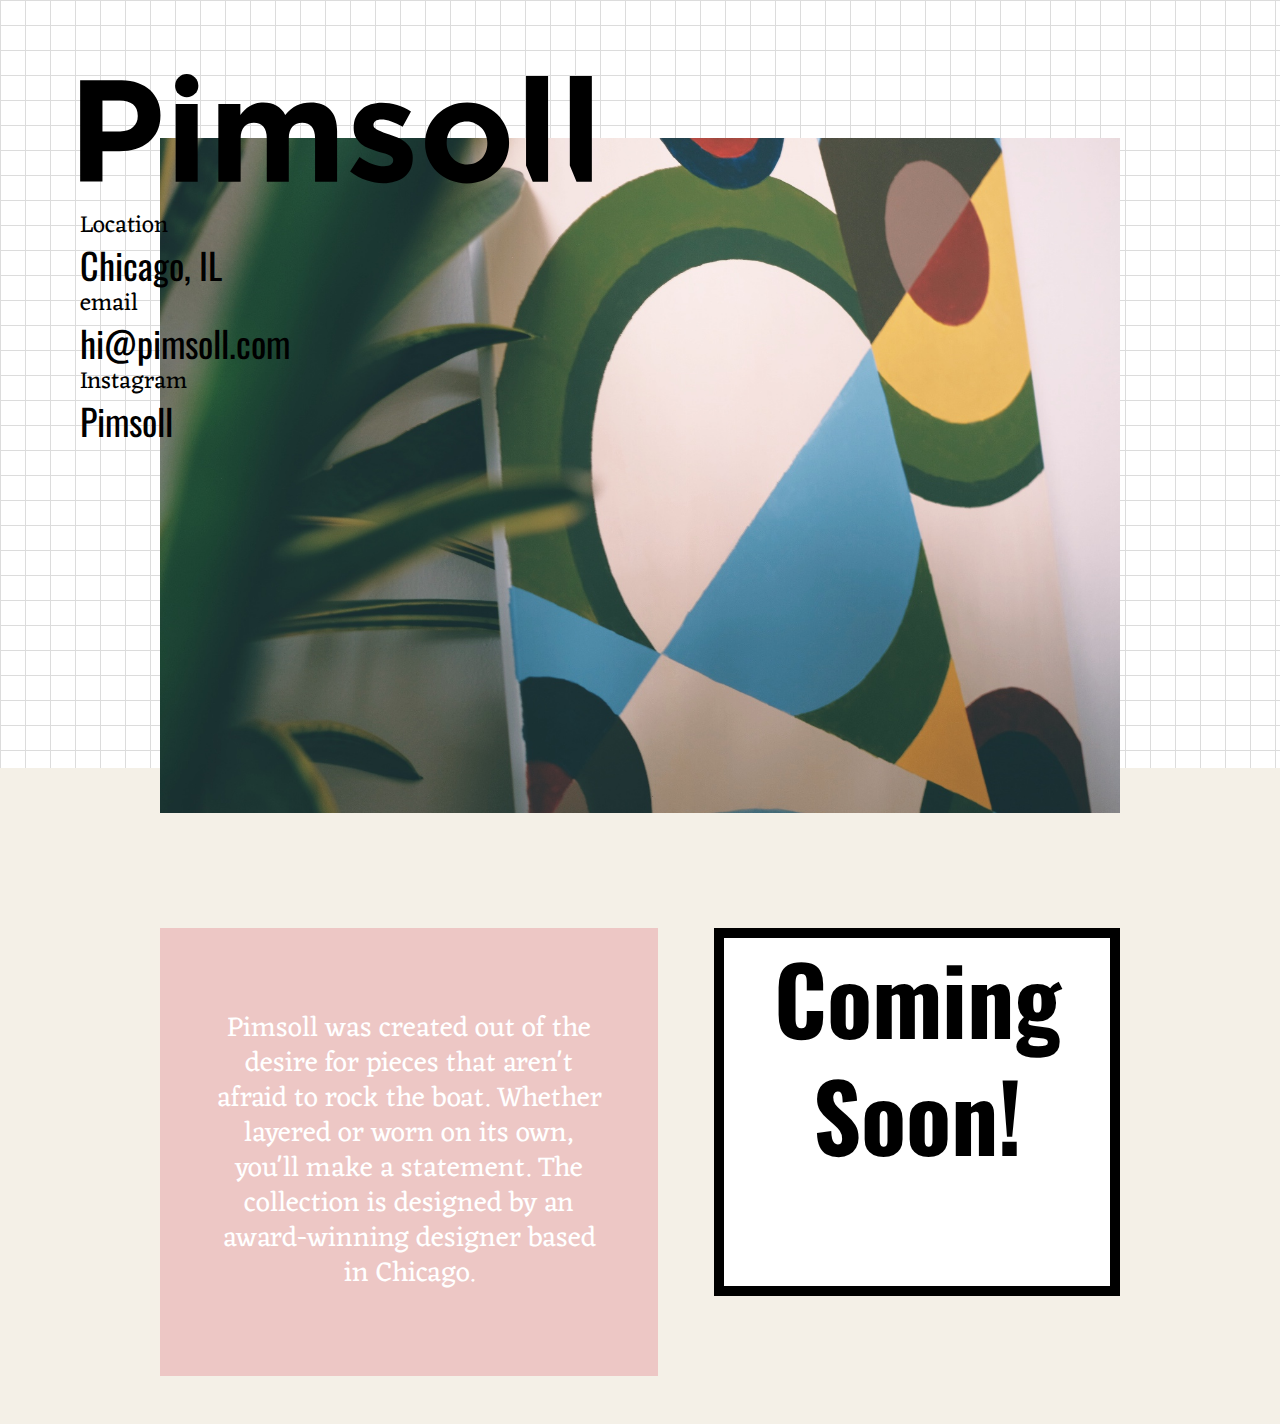
<file: index.html>
<!DOCTYPE html>
<html lang="en-US">
<head>

  <!--
  Version: 2

  Pimsoll
  Website by Jonathan Culp
  JonathanCulp.com
  jdculp@umich.edu
  -->
  
  <!-- Global site tag (gtag.js) - Google Analytics -->
<script async src="https://www.googletagmanager.com/gtag/js?id=UA-133751032-1"></script>
<script>
  window.dataLayer = window.dataLayer || [];
  function gtag(){dataLayer.push(arguments);}
  gtag('js', new Date());

  gtag('config', 'UA-133751032-1');
</script>

    <meta charset="UTF-8">
    <meta name="viewport" content="width=device-width, initial-scale=1">
    <title>Pimsoll</title>


    <!-- Webfonts -->
  <link rel="stylesheet" media="screen" href="https://fontlibrary.org/face/osp-din" type="text/css"/>
  <link href="https://fonts.googleapis.com/css?family=Eczar" rel="stylesheet">
  <link href="https://fonts.googleapis.com/css?family=Oswald" rel="stylesheet">

    <link rel="stylesheet" href="css/styles.css" type="text/css" media="all">
  
  <meta name="p:domain_verify" content="cd483b72516876d9b3c1c55645d060c1"/>
</head>
<body>

    <header role="banner">
        
        <div class="feature">
            <object type="image/svg+xml" data="images/pimsoll.svg" class="pimsoll"></object>
            <ul class="card">
                <li class="designation">Location</li>
                <li class="answer">Chicago, IL</li>
                <li class="designation">email</li>
                <li class="answer">hi@pimsoll.com</li>
                <li class="designation">Instagram</li>
                <li class="answer">Pimsoll</li>
            </ul>
        </div>
        

        
    </header>
    
    <section role"alert" class="info">
        <div class="story">
            <p>Pimsoll was created out of the desire for pieces that aren't afraid to rock the boat. Whether layered or worn on its own, you'll make a statement. The collection is designed by an award-winning designer based in Chicago.</p>
        </div>
        <div class="alert">
            <h3>Coming <br/> Soon!</h3>
        </div>
    
    </section>
<!--    
    <section class="goods">
        
    
    </section>
-->
</body>
</file>
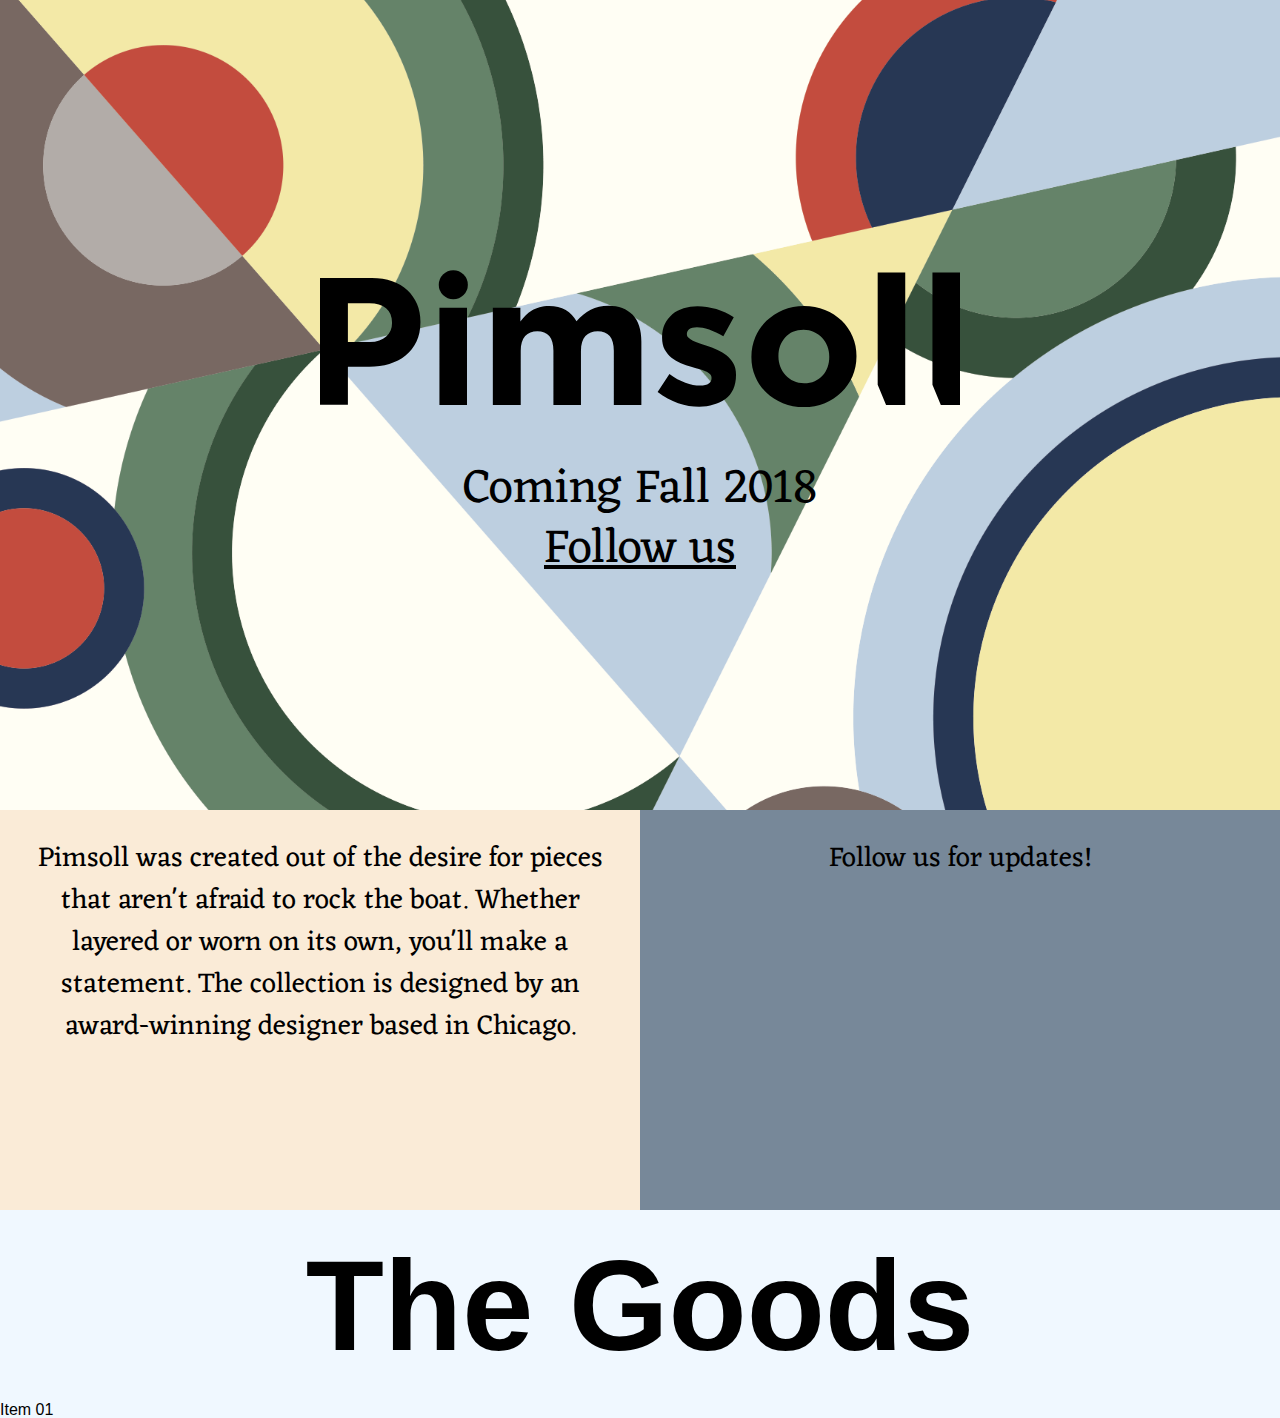
<file: index0.html>
<!DOCTYPE html>
<html lang="en-US">
<head>
  
  <!-- Global site tag (gtag.js) - Google Analytics -->
<script async src="https://www.googletagmanager.com/gtag/js?id=UA-99085358-2"></script>
<script>
  window.dataLayer = window.dataLayer || [];
  function gtag(){dataLayer.push(arguments);}
  gtag('js', new Date());

  gtag('config', 'UA-99085358-2');
</script>

  <!--
  Version: 1
  Pimsoll
  Website by Jonathan Culp
  JonathanCulp.com
  jdculp@umich.edu
  -->

    <meta charset="UTF-8">
    <meta name="viewport" content="width=device-width, initial-scale=1">
    <title>Pimsoll</title>


    <!-- Webfonts -->
    <link href="https://fonts.googleapis.com/css?family=Eczar" rel="stylesheet">
  <link href="https://fonts.googleapis.com/css?family=Roboto" rel="stylesheet">

    <link rel="stylesheet" href="css/style-index.css" type="text/css" media="all">
</head>

<body>
    <header role="banner">
        <object type="image/svg+xml" data="images/pimsoll.svg"></object>
    

        <div class="header">
            <p class="big">Coming Fall 2018</p>
            <p class="big"><a href="https://www.instagram.com/pimsoll/" target="_blank">Follow us</a></p>
        </div>
    </header>

    <section role="article" class="story container">
        <p class="text">
            Pimsoll was created out of the desire for pieces that aren't afraid to rock the boat.  Whether layered or worn on its own, you'll make a statement. The collection is designed by an award-winning designer based in Chicago.      
        </p>
    </section>
        <section role="alert" class="alert container">
        <p class="text">
            Follow us for updates!      
        </p>
    </section>

    <section role="article" class="goods">
        <h2>The Goods</h2>
        <ul class="items">
            <li>
                <h3>Item 01</h3>
                
            </li>
        </ul>
    </section>
    

</body>
  
</html>
</file>
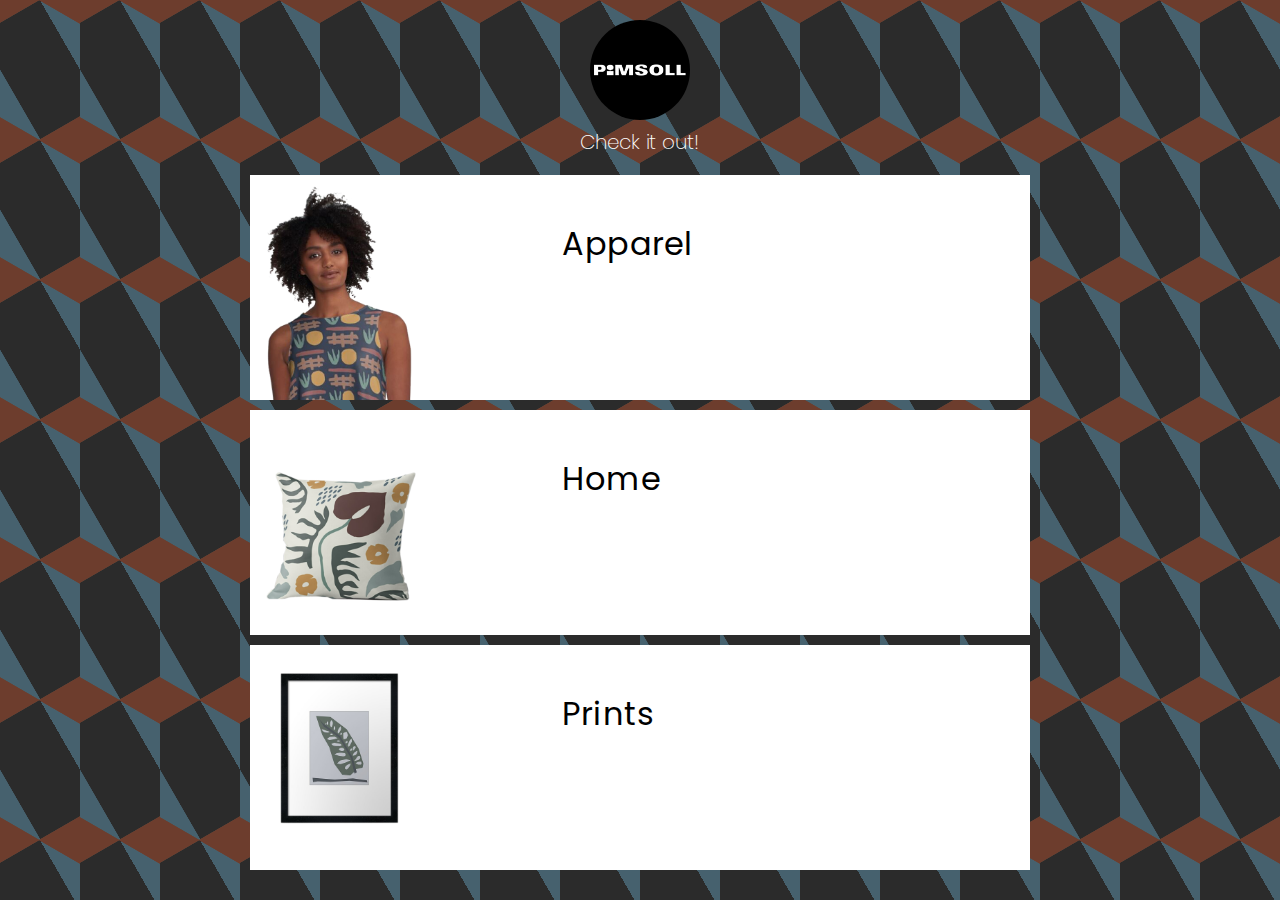
<file: links.html>
<!DOCTYPE html>
<html lang="en-US">
<head>

  <!--
  Version: 1

  Pimsoll
  Website by Jonathan Culp
  JonathanCulp.com
  jdculp@umich.edu
  -->
  
  <!-- Global site tag (gtag.js) - Google Analytics -->
<script async src="https://www.googletagmanager.com/gtag/js?id=UA-133751032-1"></script>
<script>
  window.dataLayer = window.dataLayer || [];
  function gtag(){dataLayer.push(arguments);}
  gtag('js', new Date());

  gtag('config', 'UA-133751032-1');
</script>

    <meta charset="UTF-8">
    <meta name="viewport" content="width=device-width, initial-scale=1, maximum-scale=1, user-scalable=no">
    <title>Pimsoll</title>


    <!-- Webfonts -->
    <link href="https://fonts.googleapis.com/css2?family=Poppins:wght@300;800&display=swap" rel="stylesheet">
    <link href="https://fonts.googleapis.com/css?family=Eczar" rel="stylesheet">
    <link href="https://fonts.googleapis.com/css?family=Oswald" rel="stylesheet">

    <link rel="stylesheet" href="css/style-links.css" type="text/css" media="all">
  
  <meta name="p:domain_verify" content="cd483b72516876d9b3c1c55645d060c1"/>
</head>
    
    
<body>

    <header role="banner">
        
          <div class="image-crop">
                <img src="images/pimsoll-profile-BW.jpg" class="rounded" />
          </div>

          <h1>Check it out!</h1>  
        
    </header>

<div class="wrapper">
  

  
  <div class="links">
    <a href="https://www.redbubble.com/people/pimsoll/shop?artistUserName=Pimsoll&asc=u&iaCode=u-clothing" class="link" id="apparel">Apparel</a>
    <a href="https://www.redbubble.com/people/pimsoll/shop?artistUserName=Pimsoll&asc=u&iaCode=u-decor" class="link" id="home">Home</a>
    <a href="https://www.redbubble.com/people/pimsoll/shop?artistUserName=Pimsoll&asc=u&iaCode=u-prints" class="link" id="prints">Prints</a>
    
  </div>
  
  
</div>
    

</body>
</file>
<file: css/styles.css>
/* -------------------------------------------------------

Pimsoll //

pimsoll.com

Version: 3

Author: Jonathan Culp

Contact: JonathanCulp.com

----------------------------------------------------- */

html{
    font-size: 1rem;
    font-smooth: always;
    -webkit-font-smoothing: antialiased;
    text-rendering: optimizedLegibility;
    padding: 0;
    margin: 0;
}

body{
    font-family: 'Oswald', sans-serif;
    margin: 0;
    padding: 0;
    background-size: 25px 25px;
    background-image: linear-gradient(to right, gainsboro 1px, transparent 1px), linear-gradient(to bottom, gainsboro 1px, transparent 1px);
    
/* -------------------------------------------------------
HEAD SECTION
----------------------------------------------------- */
    
}

header{
    order: 1;
    width: 100%;
    padding-top: 3em;
}

.feature{
    margin: 0 auto;
    position: relative;
    margin-bottom: -5vh;
    margin-top: 10vh;
    background-color: aquamarine;
    width: 75vw; 
    max-width: 1200px;
    height: 75vh;
    background: url(../images/Pimsoll-painting.jpeg) no-repeat center center scroll;
    -webkit-background-size: cover;
    -moz-background-size: cover;
    -o-background-size: cover;
    background-size: cover;
    /*box-shadow: 8px 8px rgba(0, 0, 0, .2);
    box-shadow:  0 4px 8px 0 rgba(0, 0, 0, 0.2), 0 6px 20px 0 rgba(0, 0, 0, 0.19);*/
}

.feature:after {
  background-image: -webkit-repeating-linear-gradient(135deg, rgba(0,0,0,.3), rgba(0,0,0,.3) 1px, transparent 2px, transparent 2px, rgba(0,0,0,.3) 3px);
  background-image: -moz-repeating-linear-gradient(135deg, rgba(0,0,0,.3), rgba(0,0,0,.3) 1px, transparent 2px, transparent 2px, rgba(0,0,0,.3) 3px);
  background-image: -o-repeating-linear-gradient(135deg, rgba(0,0,0,.3), rgba(0,0,0,.3) 1px, transparent 2px, transparent 2px, rgba(0,0,0,.3) 3px);
  background-image: repeating-linear-gradient(135deg, rgba(0,0,0,.3), rgba(0,0,0,.3) 1px, transparent 2px, transparent 2px, rgba(0,0,0,.3) 3px);
  -webkit-background-size: 4px 4px;
  -moz-background-size: 4px 4px;
  background-size: 4px 4px;
}

.pimsoll{
    margin-top: -5%;
    margin-left: -5em;
    width: 40%;
    position: fixed;
}

.card{
    margin-top: -3%;
    margin-left: -5em;
    list-style: none;
    padding: 10% 0;
    display: inline-block;
}

.designation{
    font-family: 'Eczar', serif;
    font-size: 1.5rem;  
}

.answer{
    font-size: 2.25rem;
    line-height: 1; 
}

/* -------------------------------------------------------
INFO SECTION
----------------------------------------------------- */

.info{
    order: 2;
    background-color: #F4F0E7;
    height: auto;
    display: flex;
    padding: 10em 10em 3em 10em;
}

.story{
    display: flex;
    height: auto;
    order: 3;
    flex: 50%;
    text-align: center;
    justify-content: center;
    float: left;
    background-color: #edc7c5;
    font-family: 'Eczar', serif;
    color: #fff;
    padding: 2em;
    font-size: 1.75em;
    line-height: 1.25;
    margin-right: 2em;

}

.alert{
    display: flex;
    order: 4;
    flex: 50%;
    font-family: 'Oswald', serif;
    text-transform: capitalize;
    line-height: 1.25;
    text-align: center;
    justify-content: center;
    float: right;
    background-color: #fff;
    font-size: 5em;
    border: 10px solid #000; 
    margin-bottom: 1em;
    
}

.alert h3{
    margin: 0;
}

/* -------------------------------------------------------
THE GOODS
----------------------------------------------------- */

.goods{
    
}
</file>
<file: css/style-index.css>
/* -------------------------------------------------------

Pimsoll //

Pimsoll.com

Version: 1

Author: Jonathan Culp

Contact: JonathanCulp.com

----------------------------------------------------- */

html,body,div,span,applet,object,iframe,h1,h2,h3,h4,h5,h6,p,blockquote,pre,a,abbr,acronym,address,big,cite,code,del,dfn,em,img,ins,kbd,q,s,samp,small,strike,strong,sub,sup,tt,var,b,u,i,center,dl,dt,dd,ol,ul,li,fieldset,form,label,legend,table,caption,tbody,tfoot,thead,tr,th,td,article,aside,canvas,details,embed,figure,figcaption,footer,header,hgroup,menu,nav,output,ruby,section,summary,time,mark,audio,video{border:0;font-size:100%;font:inherit;vertical-align:baseline;margin:0;padding:0;}article,aside,details,figcaption,figure,footer,header,hgroup,menu,nav,section{display:block;}body{line-height:1;}ol,ul{list-style:none;}blockquote,q{quotes:none;}blockquote:before,blockquote:after,q:before,q:after{content:none;}table{border-collapse:collapse;border-spacing:0;}


/** { transition: all 1s; }*/
* { box-sizing: border-box;}

html{
    font-size: 1rem;
}


/* General */

body{
    background: url(../images/pimsoll-bkgd.png) no-repeat center center fixed;
    -webkit-background-size: cover;
    -moz-background-size: cover;
    -o-background-size: cover;
    background-size: cover;
    min-height: 100vh;
    font-smooth: always;
    -webkit-font-smoothing: antialiased;
    text-rendering: optimizedLegibility;
    font-family: 'Eczar', sans-serif;
    display: flex;
    flex-wrap: wrap;
    

}

/* Header */
header{
    order: 1;
    flex: 100%;
    height: 90vh;
    text-align: center;
    padding-top: 30vh;
    padding-bottom: 2em;
}

h1 {
    font-family: 'Roboto', sans-serif;
    font-size: 10rem;
    text-align: center;
}

.header {
    line-height: 1.25;
    font-size: 3rem;
    text-align: center;
    padding-top: 1em;
}

a{
    color: #000;
}

a:hover { 
    color: red;
}

object{
    width: 50%;
}

.container{
    text-align: center;
    justify-content: center;
    line-height: 1.5;
    font-size: 1.75rem;
    
}

/* About */
.story{
    order: 2;
    flex: 50%;
    height: 20vmax;
    min-height: 400px;
    text-align: center;
    padding: 1em;
    background-color: antiquewhite;
    float: left;
}

.alert{
    order: 3;
    flex: 50%;
    height: 20vmax;
    min-height: 400px;
    padding: 1em;
    background-color: lightslategrey;
    float: right;
    
}

/* The Goods */

.goods {
    order: 5;
    flex: 100%;
    font-family: "Oswald", sans-serif;
    background-color: aliceblue;
}

.goods h2 {
    font-size: 8rem;
    font-weight: 900;
    text-align: center;
    margin: .25em;
}



/* Screen */

@media (max-width: 700px) {


    object{
        width: 75%;
    }
    
    .container{
        font-size: 1rem;
    }
}

@media (max-width: 500px) {

   .story{
     flex: 100%;
       
   }
    
    .alert{
     flex: 100%;
   }
}
</file>
<file: css/style-links.css>
html {
  box-sizing: border-box;
}
*, *:before, *:after {
  box-sizing: inherit;
}

body {
    background-color:#2B2B2B;
    background-image: linear-gradient(30deg, #6D3D2D 12%, transparent 12.5%, transparent 87%, #6D3D2D 87.5%, #6D3D2D),
    linear-gradient(150deg, #6D3D2D 12%, transparent 12.5%, transparent 87%, #6D3D2D 87.5%, #6D3D2D),
    linear-gradient(30deg, #564E42 12%, transparent 12.5%, transparent 87%, #6D3D2D 87.5%, #564E42),
    linear-gradient(150deg, #564E42 12%, transparent 12.5%, transparent 87%, #564E42 87.5%, #564E42),
    linear-gradient(60deg, #46616E 25%, transparent 25.5%, transparent 75%, #46616E 75%, #46616E),
    linear-gradient(60deg, #46616E 25%, transparent 25.5%, transparent 75%, #46616E 75%, #46616E);
    background-size:80px 140px;
    background-position: 0 0, 0 1, 40px 70px, 40px 70px, 0 0, 40px 70px;
}

.wrapper {
  font-family: 'Swis721 Blk BT', 'Poppins', Arial, Helvetica, sans-serif;
  letter-spacing: 0.075em;
  text-align: center;
}

.image-crop {
  width: 100px;
  height: 100px;
  position: relative;
  overflow: hidden;
  border-radius: 50%;
  margin: 20px auto -10px;
}

.image-crop img {
  display: inline;
  margin: 0 auto;
  height: 100%;
  width: auto;
}

h1,
h2,
h2 a {
  color: #bbb;
  font-size: 1rem;
  font-weight: 200;
  border-color: transparent;
  line-height: 1.25;
  max-width: 100%;
  display: block;
  overflow: hidden;
  text-decoration: none;
  text-align: center;
}

h1 {
  font-family: 'Poppins', Arial, Helvetica, sans-serif;
  color: #fff;
  font-size: 1.25rem;
  margin: 20px;
  text-align: center;
}

.links {
  width: 100%;
  max-width: 800px;
  margin: 0 auto;
  padding: 0 10px;
}

.links .link {
  display: block;
  width: 100%;
  height: 25vh;
  margin: 0 auto 10px;
  font-family: 'Poppins', Arial, Helvetica, sans-serif;
  font-size: 2rem;
  color: #000;
  background-color: #fff;
  text-align: left;
  text-decoration: none;
  padding: 5vh 0 0 40%;
}

#apparel {
    background-image: url(../images/Pimsoll-dress.png);
    background-size: 20vh;
    background-repeat: no-repeat;
}

#home {
    background-image: url(../images/Pimsoll-pillow.png);
    background-size: 20vh;
    background-repeat: no-repeat;
}

#prints {
    background-image: url(../images/Pimsoll-art.png);
    background-size: 20vh;
    background-repeat: no-repeat;
}

.links .link:hover {
  color: #2B2B2B;
  background-color: rgba(255, 255, 255, .7) 
}
</file>
